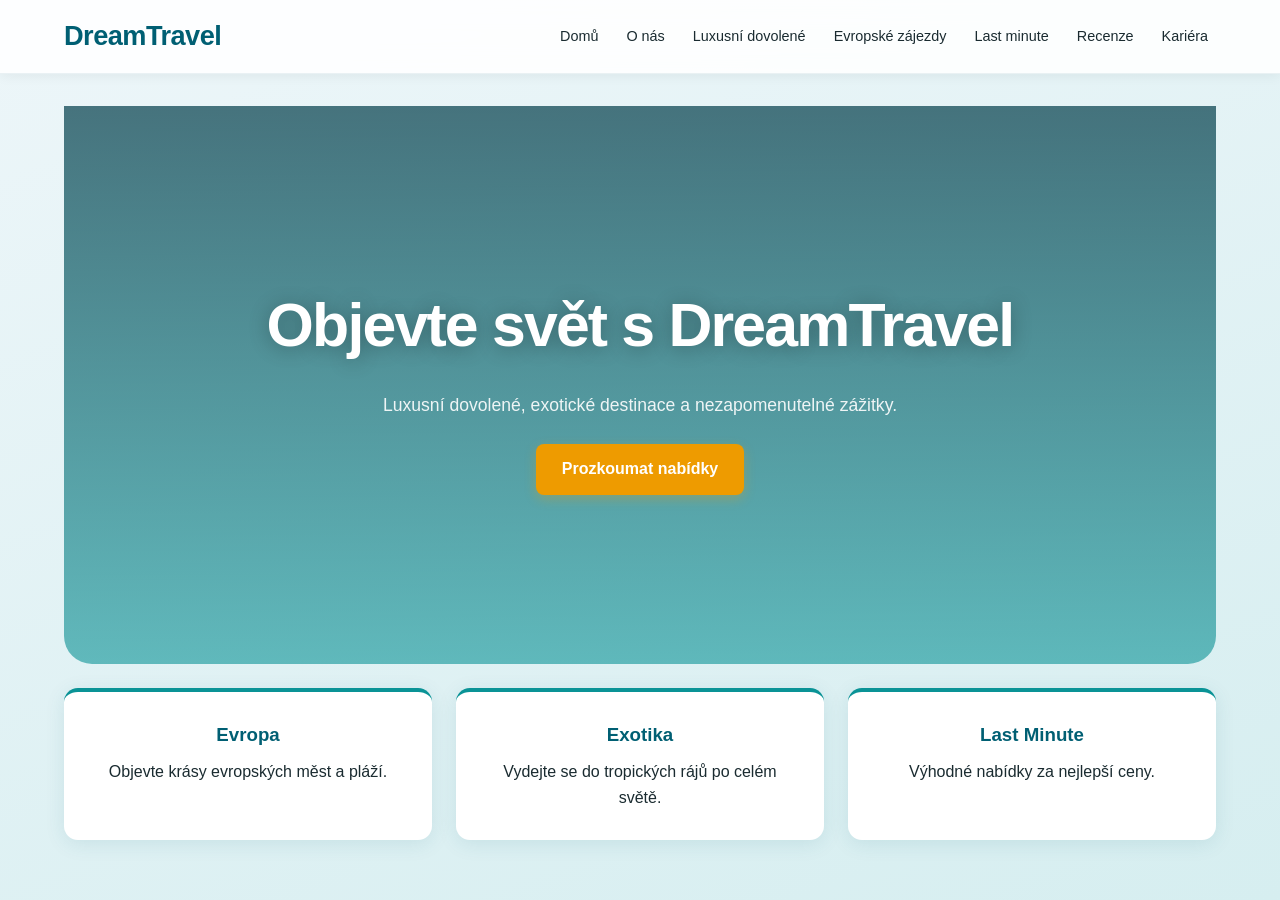
<file: swa_projekt/index.html>
<!DOCTYPE html>
<html lang="cs">
<head>
    <meta charset="UTF-8">
    <meta name="viewport" content="width=device-width, initial-scale=1.0">
    <title>Cestovní kancelář DreamTravel</title>
    <link rel="stylesheet" href="style.css">
</head>
<body>

<header>
    <a href="index.html" class="logo">DreamTravel</a>
    <nav>
        <ul class="nav-links">
            <li><a href="index.html">Domů</a></li>
            <li><a href="o-nas.html">O nás</a></li>
            <li><a href="luxusni-dovolene.html">Luxusní dovolené</a></li>
            <li><a href="evropske-zajezdy.html">Evropské zájezdy</a></li>
            <li><a href="last-minute.html">Last minute</a></li>
            <li><a href="recenze.html">Recenze</a></li>
            <li><a href="kariera.html">Kariéra</a></li>
        </ul>
    </nav>
</header>

<main>
    <section class="hero">
        <div class="hero-content">
            <h1>Objevte svět s DreamTravel</h1>
            <p>Luxusní dovolené, exotické destinace a nezapomenutelné zážitky.</p>
            <a href="luxusni-dovolene.html" class="btn">Prozkoumat nabídky</a>
        </div>
    </section>

    <section class="services-grid">
        <div class="card">
            <h3>Evropa</h3>
            <p>Objevte krásy evropských měst a pláží.</p>
        </div>

        <div class="card">
            <h3>Exotika</h3>
            <p>Vydejte se do tropických rájů po celém světě.</p>
        </div>

        <div class="card">
            <h3>Last Minute</h3>
            <p>Výhodné nabídky za nejlepší ceny.</p>
        </div>
    </section>
</main>


        <script src="data.js"></script>
<script src="script.js"></script>

</body>
</html>
</file>
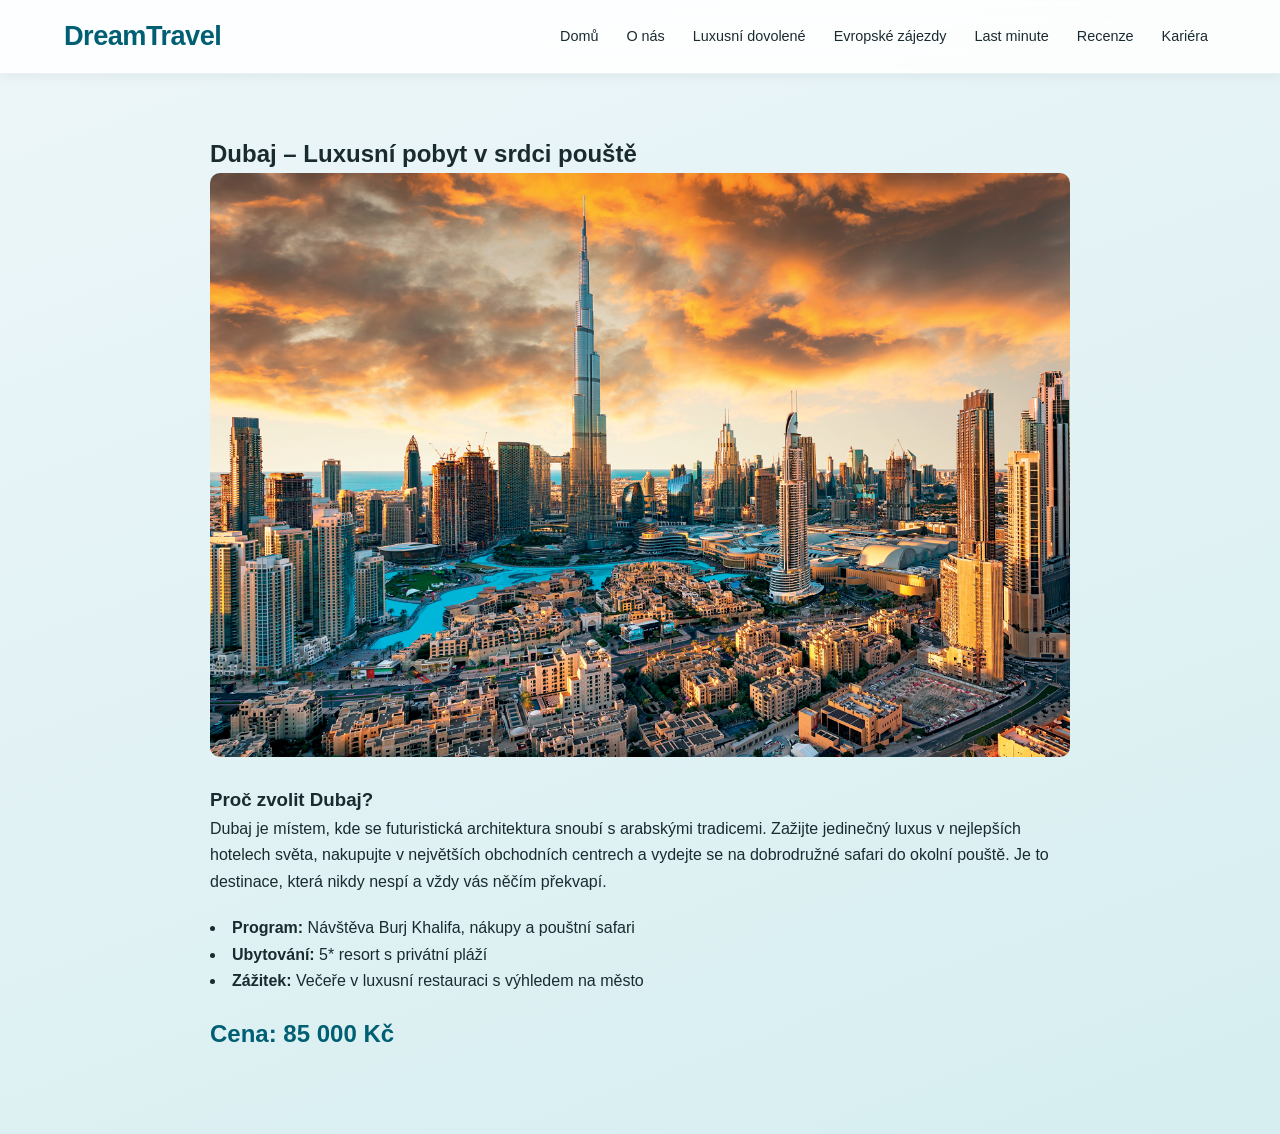
<file: swa_projekt/dubaj.html>
<!DOCTYPE html>
<html lang="cs">
<head>
    <meta charset="UTF-8">
    <meta name="viewport" content="width=device-width, initial-scale=1.0">
    <title>Dubaj - Vysněná dovolená | DreamTravel</title>
    <link rel="stylesheet" href="style.css">
</head>
<body>

    <header>
        <a href="index.html" class="logo">DreamTravel</a>
        <nav>
            <ul class="nav-links">
                <li><a href="index.html">Domů</a></li>
                <li><a href="o-nas.html">O nás</a></li>
                <li><a href="luxusni-dovolene.html">Luxusní dovolené</a></li>
                <li><a href="evropske-zajezdy.html">Evropské zájezdy</a></li>
                <li><a href="last-minute.html">Last minute</a></li>
                <li><a href="recenze.html">Recenze</a></li>
                <li><a href="kariera.html">Kariéra</a></li>
            </ul>
        </nav>
    </header>

    <main style="max-width: 900px; margin: 40px auto; padding: 20px;">
        <article>
<h1>Dubaj – Luxusní pobyt v srdci pouště</h1>
<img src="images/dubaj.jpg" alt="Dubaj" style="width: 100%; border-radius: 10px; margin-bottom: 20px;">

<h3>Proč zvolit Dubaj?</h3>
<p>Dubaj je místem, kde se futuristická architektura snoubí s arabskými tradicemi. Zažijte jedinečný luxus v nejlepších hotelech světa, nakupujte v největších obchodních centrech a vydejte se na dobrodružné safari do okolní pouště. Je to destinace, která nikdy nespí a vždy vás něčím překvapí.</p>

<ul style="margin: 20px 0; list-style-position: inside;">
    <li><strong>Program:</strong> Návštěva Burj Khalifa, nákupy a pouštní safari</li>
    <li><strong>Ubytování:</strong> 5* resort s privátní pláží</li>
    <li><strong>Zážitek:</strong> Večeře v luxusní restauraci s výhledem na město</li>
</ul>

<p style="font-size: 1.5rem; color: #005f73; font-weight: bold; margin: 20px 0;">Cena: 85 000 Kč</p>

        </article>
    </main>



</body>
</html>
</file>
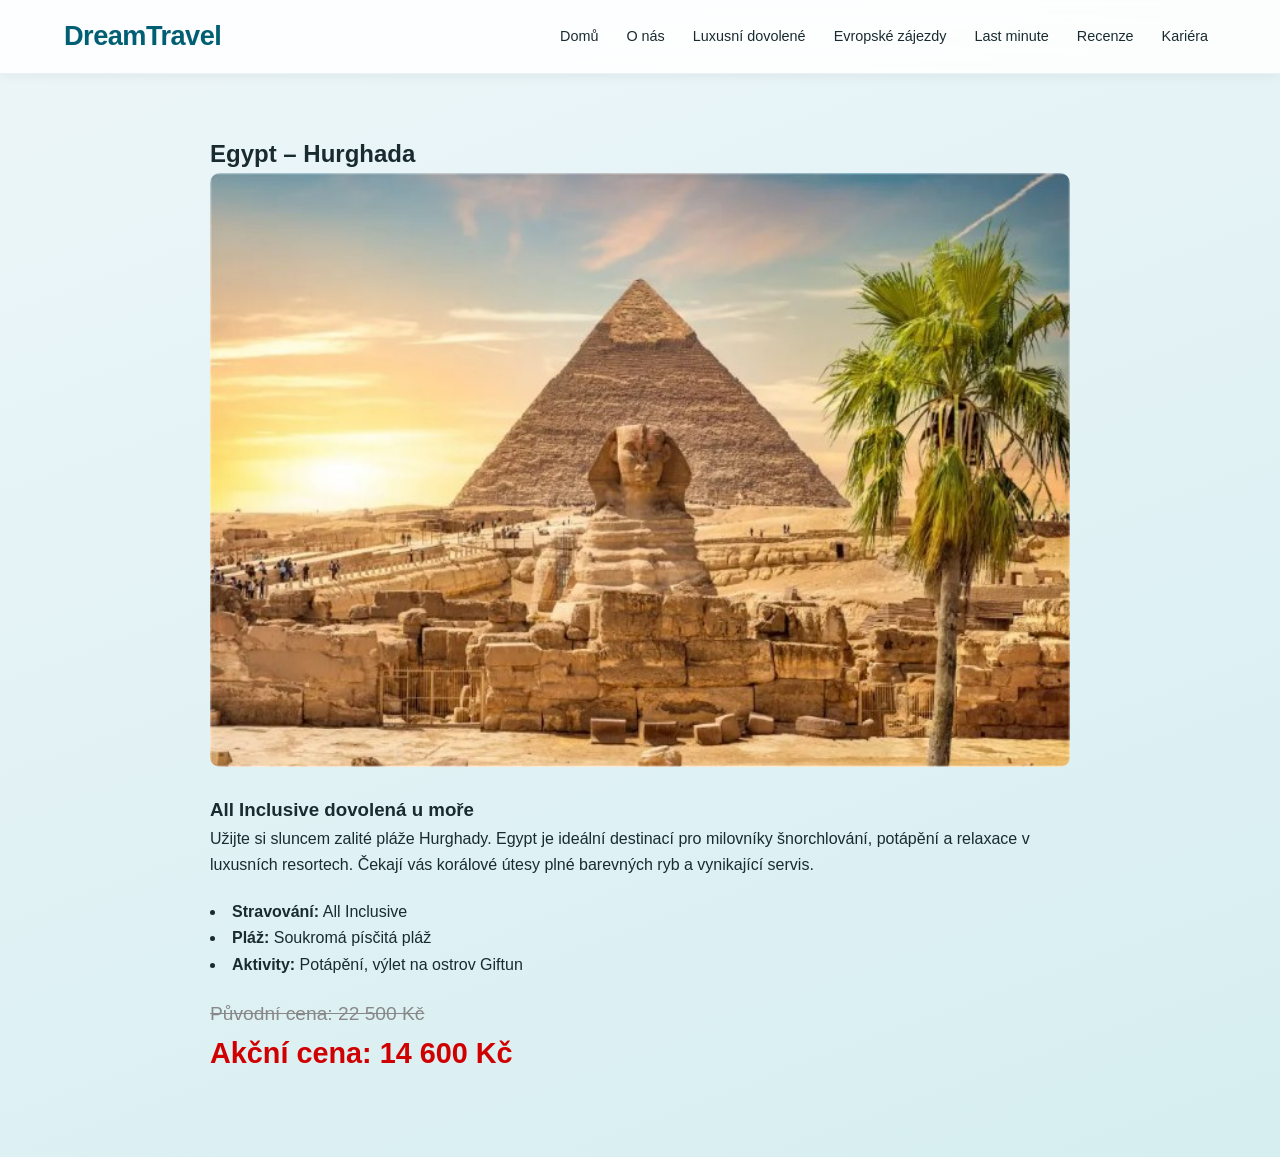
<file: swa_projekt/egypt.html>
<!DOCTYPE html>
<html lang="cs">
<head>
    <meta charset="UTF-8">
    <meta name="viewport" content="width=device-width, initial-scale=1.0">
    <title>Paříž – Romantický víkend | DreamTravel</title>
    <link rel="stylesheet" href="style.css">
</head>
<body>

    <header>
        <a href="index.html" class="logo">DreamTravel</a>
        <nav>
            <ul class="nav-links">
                <li><a href="index.html">Domů</a></li>
                <li><a href="o-nas.html">O nás</a></li>
                <li><a href="luxusni-dovolene.html">Luxusní dovolené</a></li>
                <li><a href="evropske-zajezdy.html">Evropské zájezdy</a></li>
                <li><a href="last-minute.html">Last minute</a></li>
                <li><a href="recenze.html">Recenze</a></li>
                <li><a href="kariera.html">Kariéra</a></li>
            </ul>
        </nav>
    </header>

<main style="max-width: 900px; margin: 40px auto; padding: 20px;">
        <article>
            <h1>Egypt – Hurghada</h1>
            <img src="images/egypt.jpg" alt="Egypt" style="width: 100%; border-radius: 10px; margin-bottom: 20px;">
            
            <h3>All Inclusive dovolená u moře</h3>
            <p>Užijte si sluncem zalité pláže Hurghady. Egypt je ideální destinací pro milovníky šnorchlování, potápění a relaxace v luxusních resortech. Čekají vás korálové útesy plné barevných ryb a vynikající servis.</p>
            
            <ul style="margin: 20px 0; list-style-position: inside;">
                <li><strong>Stravování:</strong> All Inclusive</li>
                <li><strong>Pláž:</strong> Soukromá písčitá pláž</li>
                <li><strong>Aktivity:</strong> Potápění, výlet na ostrov Giftun</li>
            </ul>

            <div style="margin: 20px 0;">
                <span style="text-decoration: line-through; color: #888; font-size: 1.2rem;">Původní cena: 22 500 Kč</span>
                <p style="font-size: 1.8rem; color: #d00000; font-weight: bold;">Akční cena: 14 600 Kč</p>
            </div>
            
        </article>
    </main>



</body>
</html>
</file>
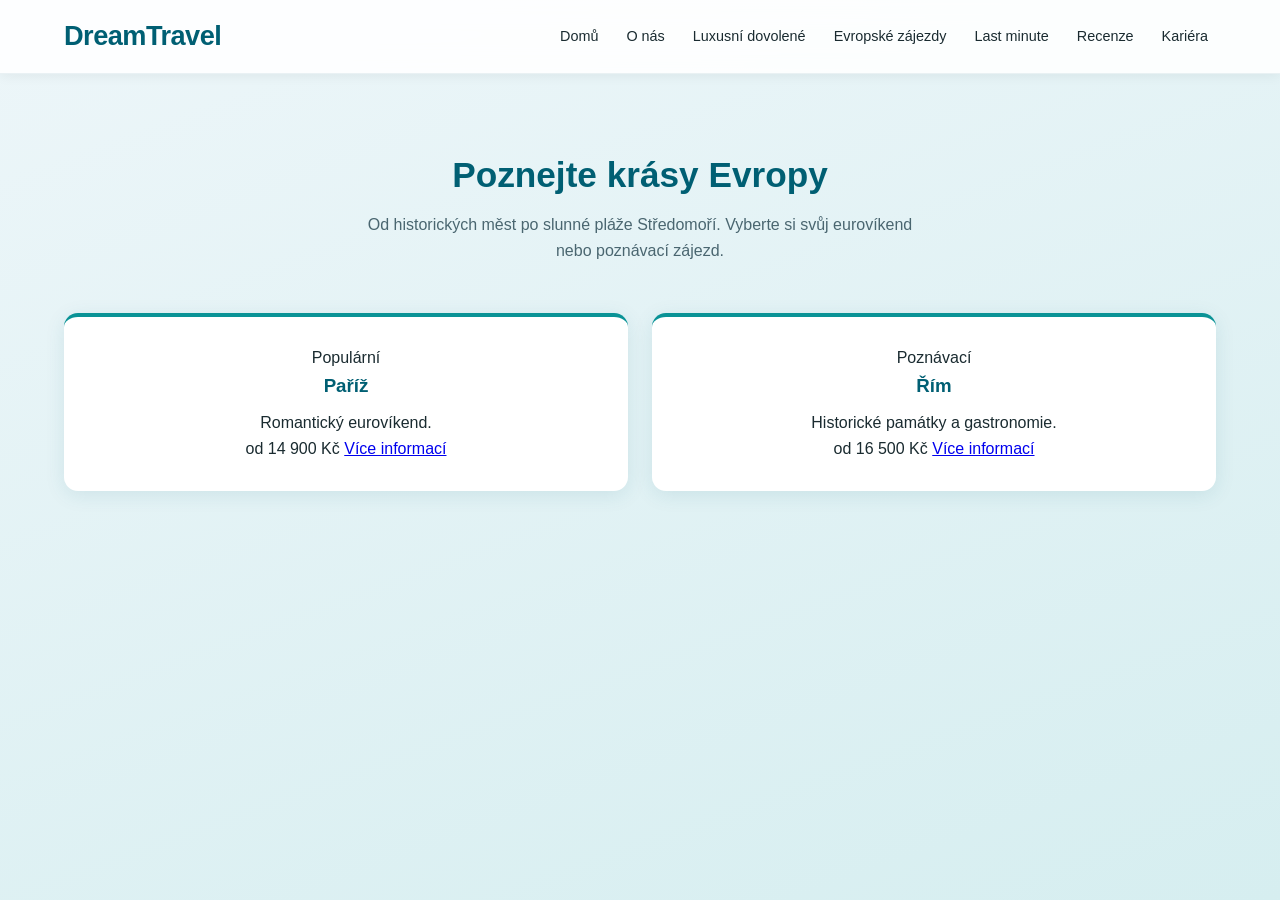
<file: swa_projekt/evropske-zajezdy.html>
<!DOCTYPE html>
<html lang="cs">
<head>
    <meta charset="UTF-8">
    <meta name="viewport" content="width=device-width, initial-scale=1.0">
    <title>Evropské zájezdy - DreamTravel</title>
    <link rel="stylesheet" href="style.css">
</head>
<body>

    <header>
        <a href="index.html" class="logo">DreamTravel</a>
        <nav>
            <ul class="nav-links">
                <li><a href="index.html">Domů</a></li>
                <li><a href="o-nas.html">O nás</a></li>
                <li><a href="luxusni-dovolene.html">Luxusní dovolené</a></li>
                <li><a href="evropske-zajezdy.html">Evropské zájezdy</a></li>
                <li><a href="last-minute.html">Last minute</a></li>
                <li><a href="recenze.html">Recenze</a></li>
                <li><a href="kariera.html">Kariéra</a></li>
            </ul>
        </nav>
    </header>

    <main>
        <div id="stranka-katalog-evropa">
            <section class="luxury-intro">
                <h2>Poznejte krásy Evropy</h2>
                <p>Od historických měst po slunné pláže Středomoří. Vyberte si svůj eurovíkend nebo poznávací zájezd.</p>
            </section>

            <section class="services-grid" id="katalog-evropskych-zajezdu"></section>
        </div>

        <div id="stranka-detail-evropa" style="display: none;">
            <section class="tour-detail" id="obsah-detailu-evropa">
                </section>
        </div>
    </main>


        <script src="data.js"></script>
    <script src="script.js"></script>

</body>
</html>
</file>
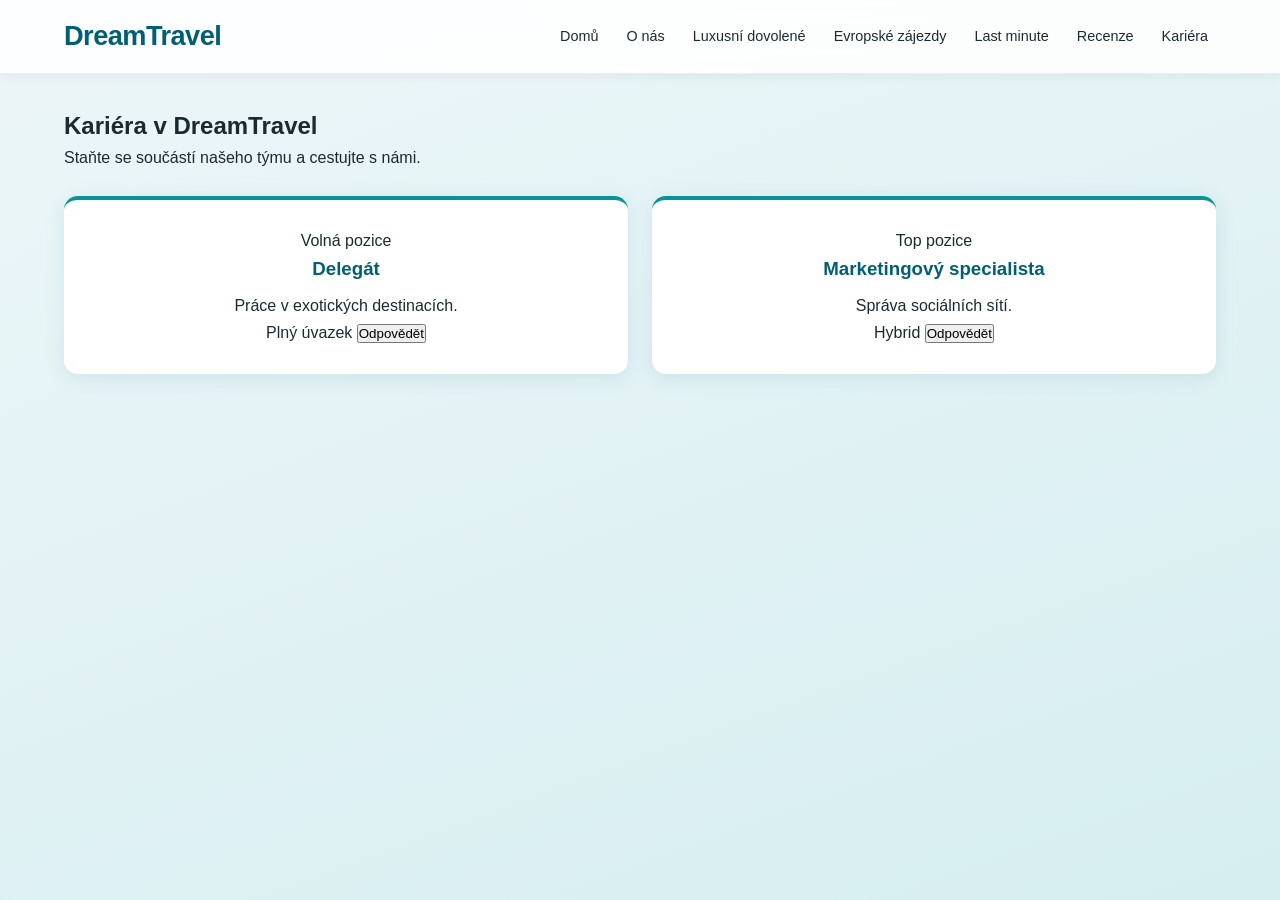
<file: swa_projekt/kariera.html>
<!DOCTYPE html>
<html lang="cs">
<head>
    <meta charset="UTF-8">
    <meta name="viewport" content="width=device-width, initial-scale=1.0">
    <title>Kariéra | DreamTravel</title>
    <link rel="stylesheet" href="style.css">
</head>
<body>

<header>
    <a href="index.html" class="logo">DreamTravel</a>

    <nav>
        <ul class="nav-links">
            <li><a href="index.html">Domů</a></li>
            <li><a href="o-nas.html">O nás</a></li>
            <li><a href="luxusni-dovolene.html">Luxusní dovolené</a></li>
            <li><a href="evropske-zajezdy.html">Evropské zájezdy</a></li>
            <li><a href="last-minute.html">Last minute</a></li>
            <li><a href="recenze.html">Recenze</a></li>
            <li><a href="kariera.html">Kariéra</a></li>
        </ul>
    </nav>
</header>

<main>

    <section class="page-intro">
        <h2>Kariéra v DreamTravel</h2>
        <p>Staňte se součástí našeho týmu a cestujte s námi.</p>
    </section>

    <section id="kariera-container" class="services-grid"></section>

</main>


        <script src="data.js"></script>
<script src="script.js"></script>


</body>
</html>
</file>
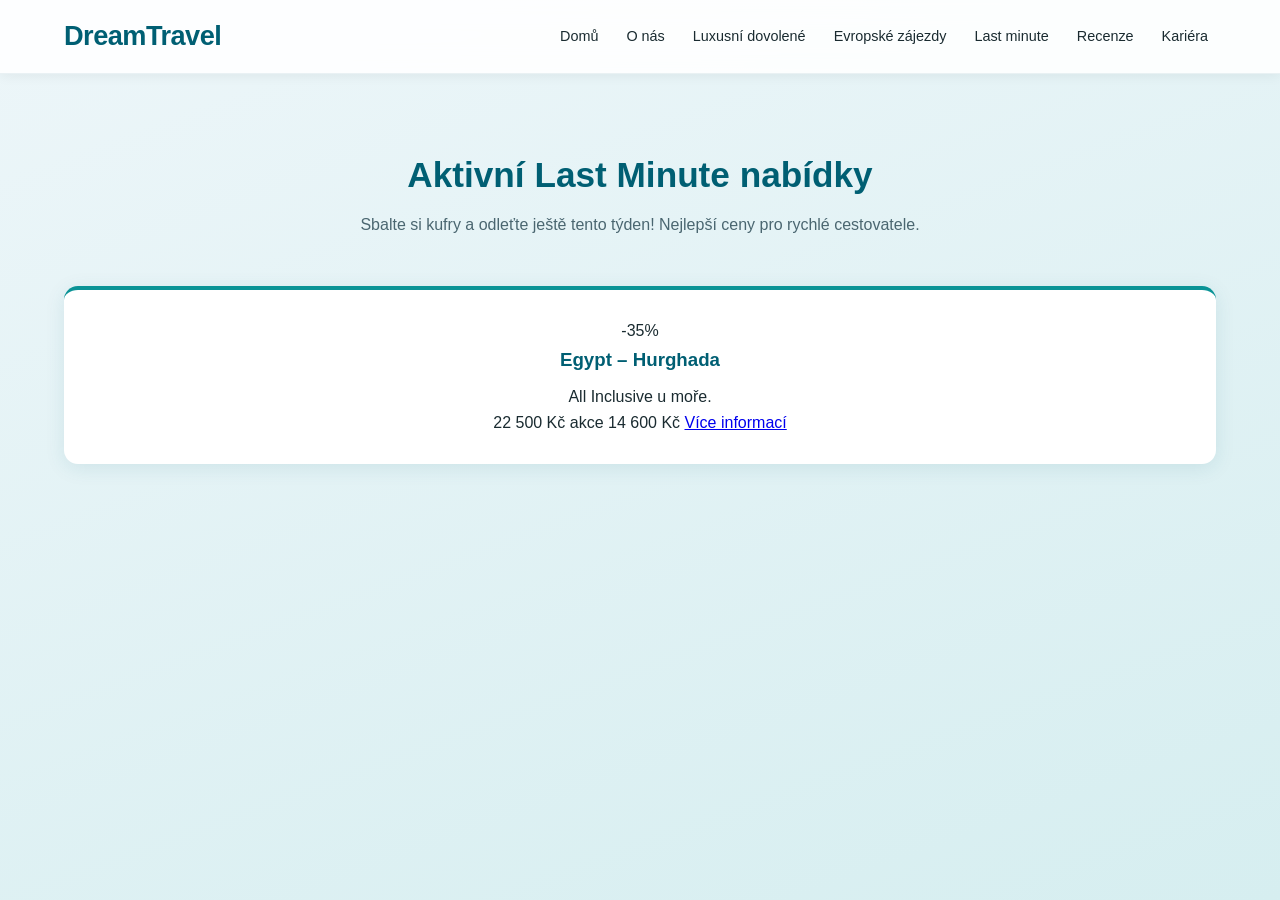
<file: swa_projekt/last-minute.html>
<!DOCTYPE html>
<html lang="cs">
<head>
    <meta charset="UTF-8">
    <meta name="viewport" content="width=device-width, initial-scale=1.0">
    <title>Last Minute - DreamTravel</title>
    <link rel="stylesheet" href="style.css">
</head>
<body>

    <header>
        <a href="index.html" class="logo">DreamTravel</a>
        <nav>
            <ul class="nav-links">
                <li><a href="index.html">Domů</a></li>
                <li><a href="o-nas.html">O nás</a></li>
                <li><a href="luxusni-dovolene.html">Luxusní dovolené</a></li>
                <li><a href="evropske-zajezdy.html">Evropské zájezdy</a></li>
                <li><a href="last-minute.html">Last minute</a></li>
                <li><a href="recenze.html">Recenze</a></li>
                <li><a href="kariera.html">Kariéra</a></li>
            </ul>
        </nav>
    </header>

    <main>
        <div id="stranka-katalog-lastminute">
            <section class="luxury-intro">
                <h2>Aktivní Last Minute nabídky</h2>
                <p>Sbalte si kufry a odleťte ještě tento týden! Nejlepší ceny pro rychlé cestovatele.</p>
            </section>

            <section class="services-grid" id="katalog-lastminute-zajezdu"></section>
        </div>

        <div id="stranka-detail-lastminute" style="display: none;">
            <section class="tour-detail" id="obsah-detailu-lastminute">
                </section>
        </div>
    </main>


        <script src="data.js"></script>
    <script src="script.js"></script>

</body>
</html>
</file>
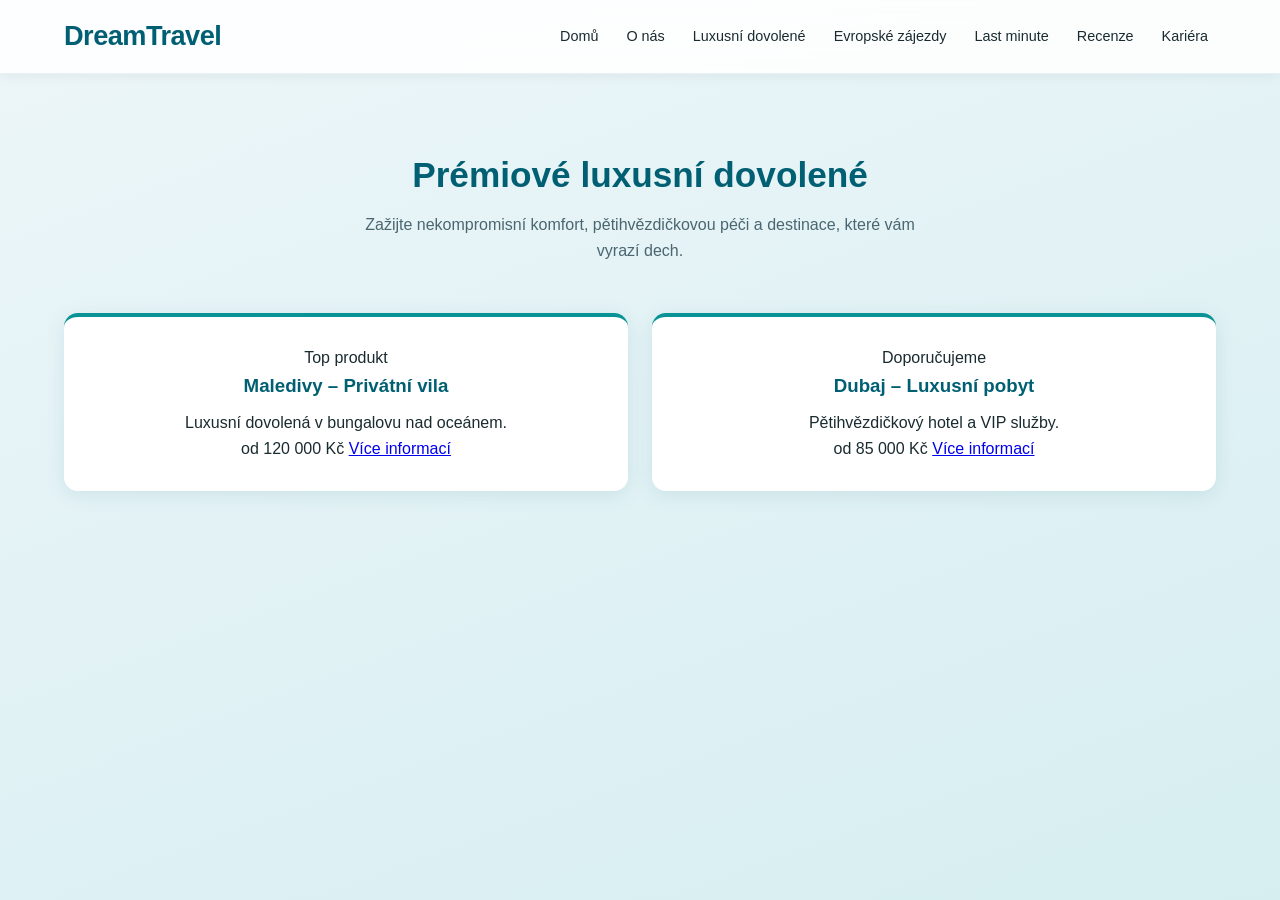
<file: swa_projekt/luxusni-dovolene.html>
<!DOCTYPE html>
<html lang="cs">
<head>
    <meta charset="UTF-8">
    <meta name="viewport" content="width=device-width, initial-scale=1.0">
    <title>Luxusní dovolené - DreamTravel</title>
    <link rel="stylesheet" href="style.css">
</head>
<body>

    <header>
        <a href="index.html" class="logo">DreamTravel</a>
        <nav>
            <ul class="nav-links">
                <li><a href="index.html">Domů</a></li>
                <li><a href="o-nas.html">O nás</a></li>
                <li><a href="luxusni-dovolene.html">Luxusní dovolené</a></li>
                <li><a href="evropske-zajezdy.html">Evropské zájezdy</a></li>
                <li><a href="last-minute.html">Last minute</a></li>
                <li><a href="recenze.html">Recenze</a></li>
                <li><a href="kariera.html">Kariéra</a></li>
            </ul>
        </nav>
    </header>

    <main>
        <div id="stranka-katalog">
            <section class="luxury-intro">
                <h2>Prémiové luxusní dovolené</h2>
                <p>Zažijte nekompromisní komfort, pětihvězdičkovou péči a destinace, které vám vyrazí dech.</p>
            </section>


            <section class="services-grid" id="katalog-zajezdu"></section>
        </div>

        <div id="stranka-detail" style="display: none;">
            <section class="tour-detail" id="obsah-detailu">
                </section>
        </div>
    </main>


        <script src="data.js"></script>
    <script src="script.js"></script>

</body>
</html>
</file>
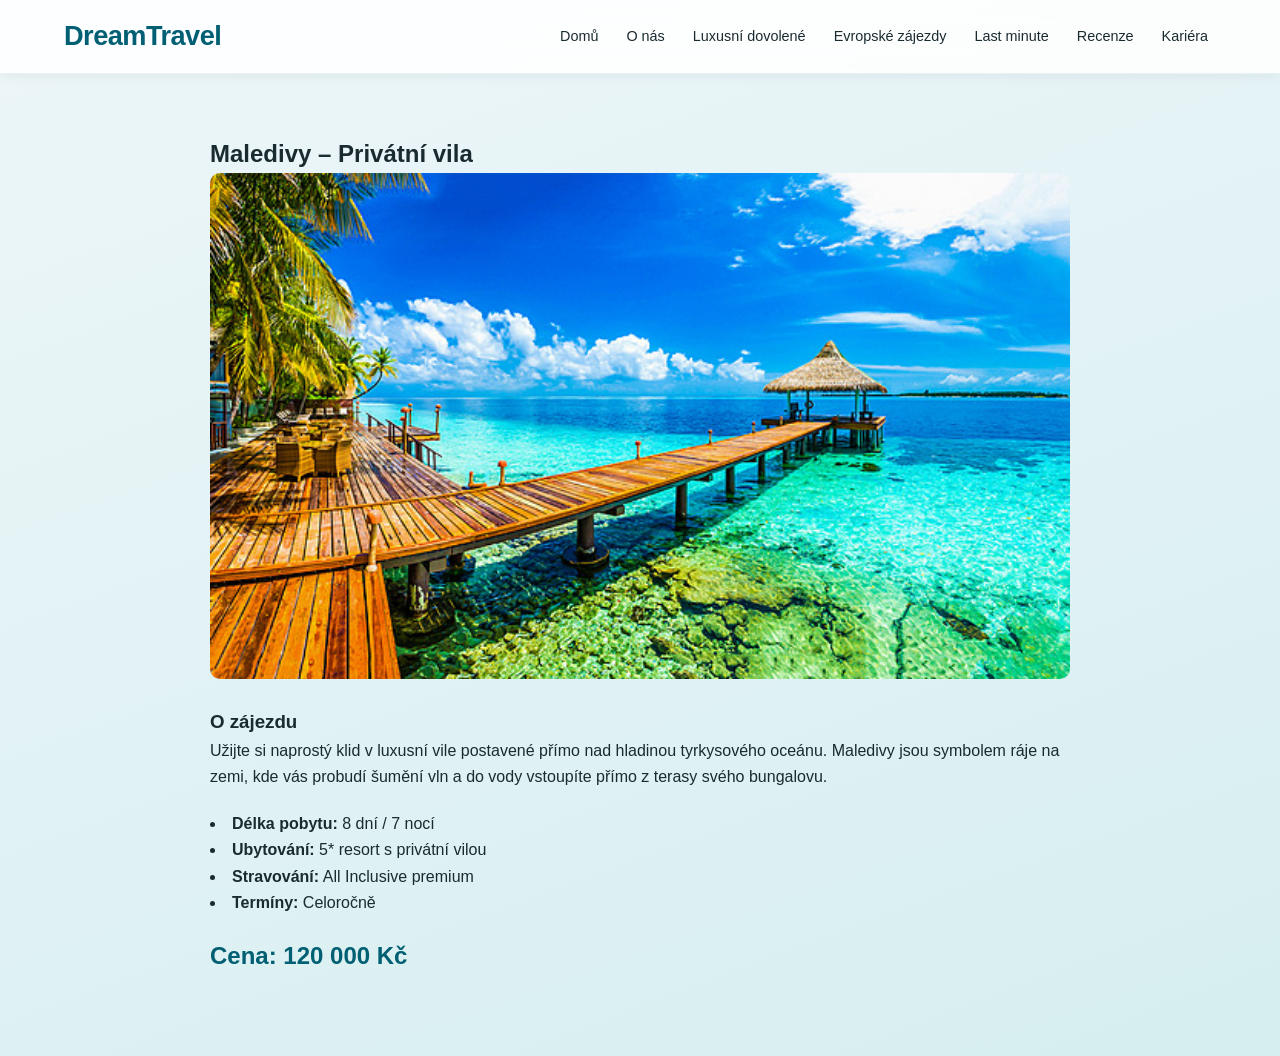
<file: swa_projekt/maledivy.html>
<!DOCTYPE html>
<html lang="cs">
<head>
    <meta charset="UTF-8">
    <meta name="viewport" content="width=device-width, initial-scale=1.0">
    <title>Maledivy – Luxusní dovolená | DreamTravel</title>
    <link rel="stylesheet" href="style.css">
</head>
<body>

    <header>
        <a href="index.html" class="logo">DreamTravel</a>
        <nav>
            <ul class="nav-links">
                <li><a href="index.html">Domů</a></li>
                <li><a href="o-nas.html">O nás</a></li>
                <li><a href="luxusni-dovolene.html">Luxusní dovolené</a></li>
                <li><a href="evropske-zajezdy.html">Evropské zájezdy</a></li>
                <li><a href="last-minute.html">Last minute</a></li>
                <li><a href="recenze.html">Recenze</a></li>
                <li><a href="kariera.html">Kariéra</a></li>
            </ul>
        </nav>
    </header>

    <main style="max-width: 900px; margin: 40px auto; padding: 20px;">
        <article>
            <h1>Maledivy – Privátní vila</h1>
            <img src="images/maledivy.jpg" alt="Maledivy" style="width: 100%; border-radius: 10px; margin-bottom: 20px;">
            
            <section class="tour-info">
                <h3>O zájezdu</h3>
                <p>Užijte si naprostý klid v luxusní vile postavené přímo nad hladinou tyrkysového oceánu. Maledivy jsou symbolem ráje na zemi, kde vás probudí šumění vln a do vody vstoupíte přímo z terasy svého bungalovu.</p>
                
                <ul style="margin: 20px 0; list-style-position: inside;">
                    <li><strong>Délka pobytu:</strong> 8 dní / 7 nocí</li>
                    <li><strong>Ubytování:</strong> 5* resort s privátní vilou</li>
                    <li><strong>Stravování:</strong> All Inclusive premium</li>
                    <li><strong>Termíny:</strong> Celoročně</li>
                </ul>

                <p style="font-size: 1.5rem; color: #005f73; font-weight: bold; margin: 20px 0;">Cena: 120 000 Kč</p>
                

            </section>
        </article>
    </main>



</body>
</html>
</file>
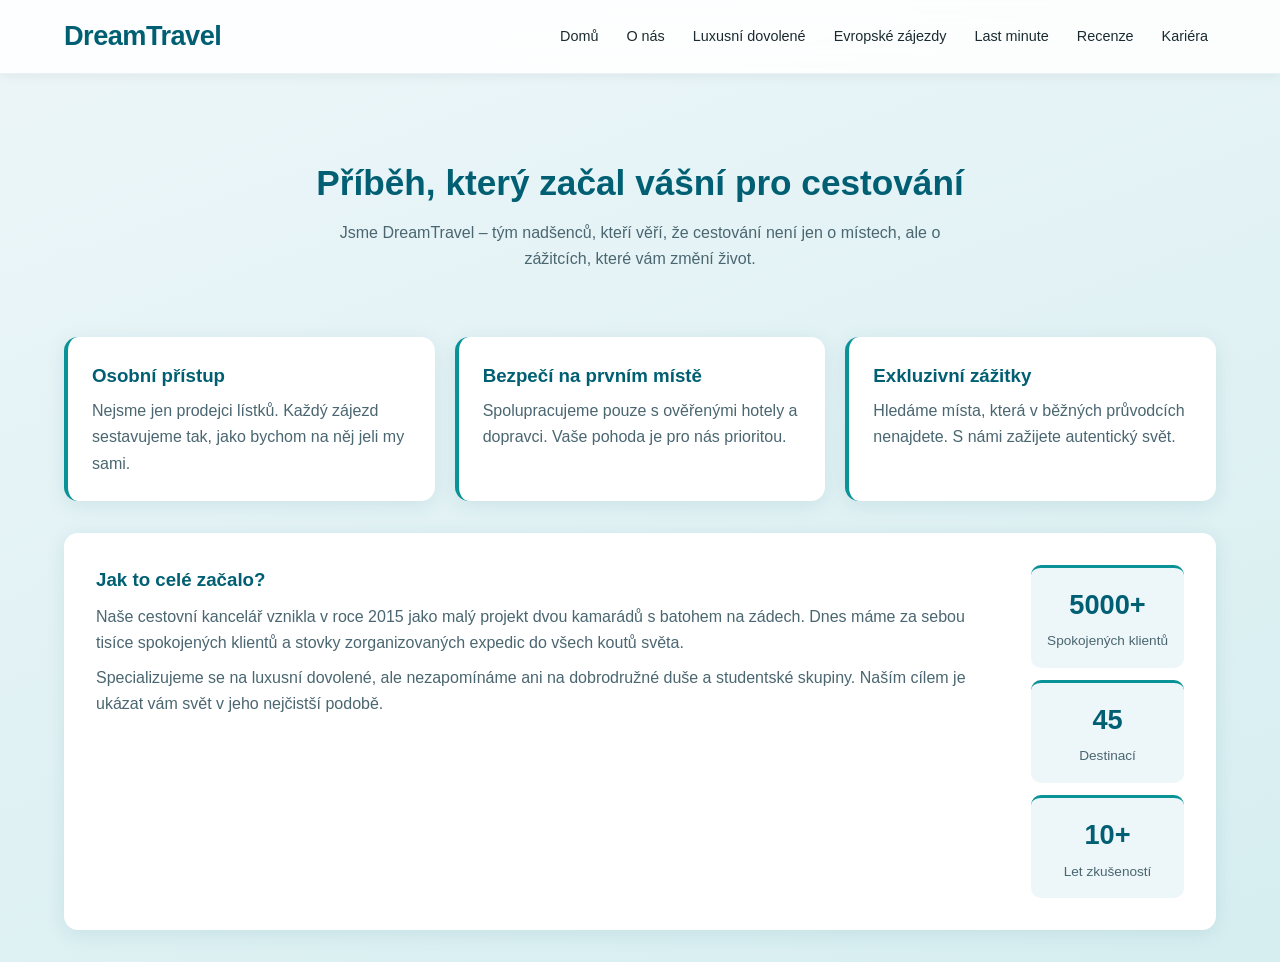
<file: swa_projekt/o-nas.html>
<!DOCTYPE html>
<html lang="cs">
<head>
    <meta charset="UTF-8">
    <meta name="viewport" content="width=device-width, initial-scale=1.0">
    <title>O nás - DreamTravel</title>
    <link rel="stylesheet" href="style.css">
</head>
<body>

    <header>
        <a href="index.html" class="logo">DreamTravel</a>
        <nav>
            <ul class="nav-links">
                <li><a href="index.html">Domů</a></li>
                <li><a href="o-nas.html">O nás</a></li>
                <li><a href="luxusni-dovolene.html">Luxusní dovolené</a></li>
                <li><a href="evropske-zajezdy.html">Evropské zájezdy</a></li>
                <li><a href="last-minute.html">Last minute</a></li>
                <li><a href="recenze.html">Recenze</a></li>
                <li><a href="kariera.html">Kariéra</a></li>
            </ul>
        </nav>
    </header>

    <main class="about-page">
        
        <section class="about-hero">
            <h2>Příběh, který začal vášní pro cestování</h2>
            <p>Jsme DreamTravel – tým nadšenců, kteří věří, že cestování není jen o místech, ale o zážitcích, které vám změní život.</p>
        </section>

        <section class="values-grid">
            <div class="value-item">
                <h3>Osobní přístup</h3>
                <p>Nejsme jen prodejci lístků. Každý zájezd sestavujeme tak, jako bychom na něj jeli my sami.</p>
            </div>
            <div class="value-item">
                <h3>Bezpečí na prvním místě</h3>
                <p>Spolupracujeme pouze s ověřenými hotely a dopravci. Vaše pohoda je pro nás prioritou.</p>
            </div>
            <div class="value-item">
                <h3>Exkluzivní zážitky</h3>
                <p>Hledáme místa, která v běžných průvodcích nenajdete. S námi zažijete autentický svět.</p>
            </div>
        </section>

        <section class="about-text">
            <div class="text-content">
                <h3>Jak to celé začalo?</h3>
                <p>Naše cestovní kancelář vznikla v roce 2015 jako malý projekt dvou kamarádů s batohem na zádech. Dnes máme za sebou tisíce spokojených klientů a stovky zorganizovaných expedic do všech koutů světa.</p>
                <p>Specializujeme se na luxusní dovolené, ale nezapomínáme ani na dobrodružné duše a studentské skupiny. Naším cílem je ukázat vám svět v jeho nejčistší podobě.</p>
            </div>
            <div class="stats">
                <div class="stat-box">
                    <strong>5000+</strong>
                    <span>Spokojených klientů</span>
                </div>
                <div class="stat-box">
                    <strong>45</strong>
                    <span>Destinací</span>
                </div>
                <div class="stat-box">
                    <strong>10+</strong>
                    <span>Let zkušeností</span>
                </div>
            </div>
        </section>
    </main>


        <script src="data.js"></script>
    <script src="script.js"></script>

</body>
</html>
</file>
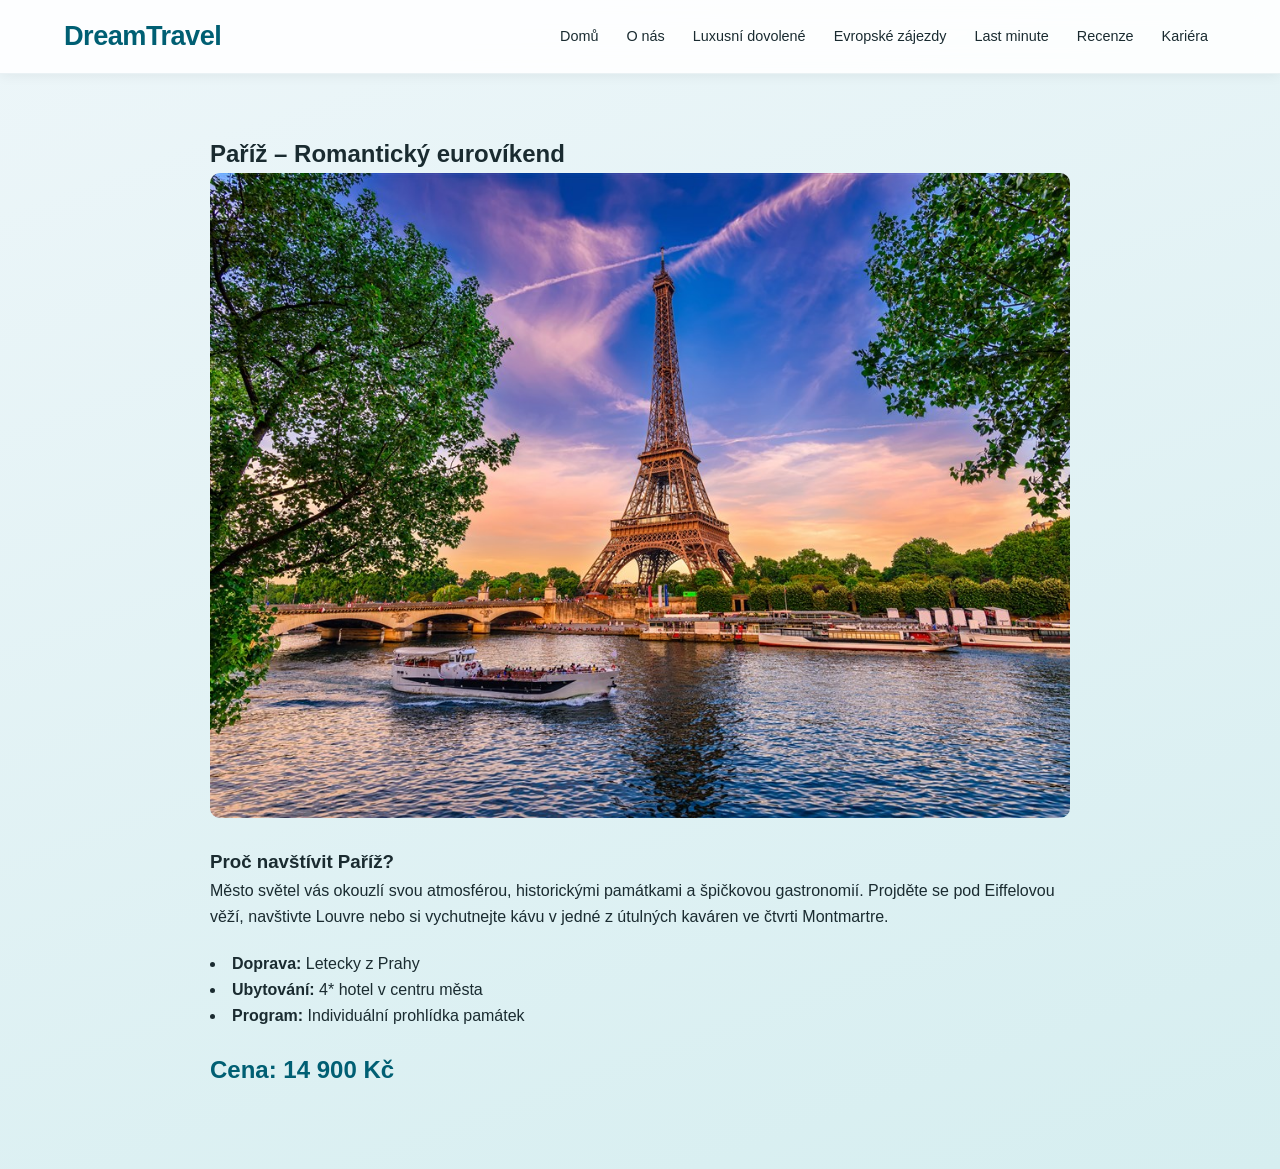
<file: swa_projekt/pariz.html>
<!DOCTYPE html>
<html lang="cs">
<head>
    <meta charset="UTF-8">
    <meta name="viewport" content="width=device-width, initial-scale=1.0">
    <title>Paříž – Romantický víkend | DreamTravel</title>
    <link rel="stylesheet" href="style.css">
</head>
<body>

    <header>
        <a href="index.html" class="logo">DreamTravel</a>
        <nav>
            <ul class="nav-links">
                <li><a href="index.html">Domů</a></li>
                <li><a href="o-nas.html">O nás</a></li>
                <li><a href="luxusni-dovolene.html">Luxusní dovolené</a></li>
                <li><a href="evropske-zajezdy.html">Evropské zájezdy</a></li>
                <li><a href="last-minute.html">Last minute</a></li>
                <li><a href="recenze.html">Recenze</a></li>
                <li><a href="kariera.html">Kariéra</a></li>
            </ul>
        </nav>
    </header>

    <main style="max-width: 900px; margin: 40px auto; padding: 20px;">
        <article>
            <h1>Paříž – Romantický eurovíkend</h1>
            <img src="images/pariz.jpeg" alt="Paříž" style="width: 100%; border-radius: 10px; margin-bottom: 20px;">
            
            <h3>Proč navštívit Paříž?</h3>
            <p>Město světel vás okouzlí svou atmosférou, historickými památkami a špičkovou gastronomií. Projděte se pod Eiffelovou věží, navštivte Louvre nebo si vychutnejte kávu v jedné z útulných kaváren ve čtvrti Montmartre.</p>
            
            <ul style="margin: 20px 0; list-style-position: inside;">
                <li><strong>Doprava:</strong> Letecky z Prahy</li>
                <li><strong>Ubytování:</strong> 4* hotel v centru města</li>
                <li><strong>Program:</strong> Individuální prohlídka památek</li>
            </ul>

            <p style="font-size: 1.5rem; color: #005f73; font-weight: bold; margin: 20px 0;">Cena: 14 900 Kč</p>
            

        </article>
    </main>



</body>
</html>
</file>
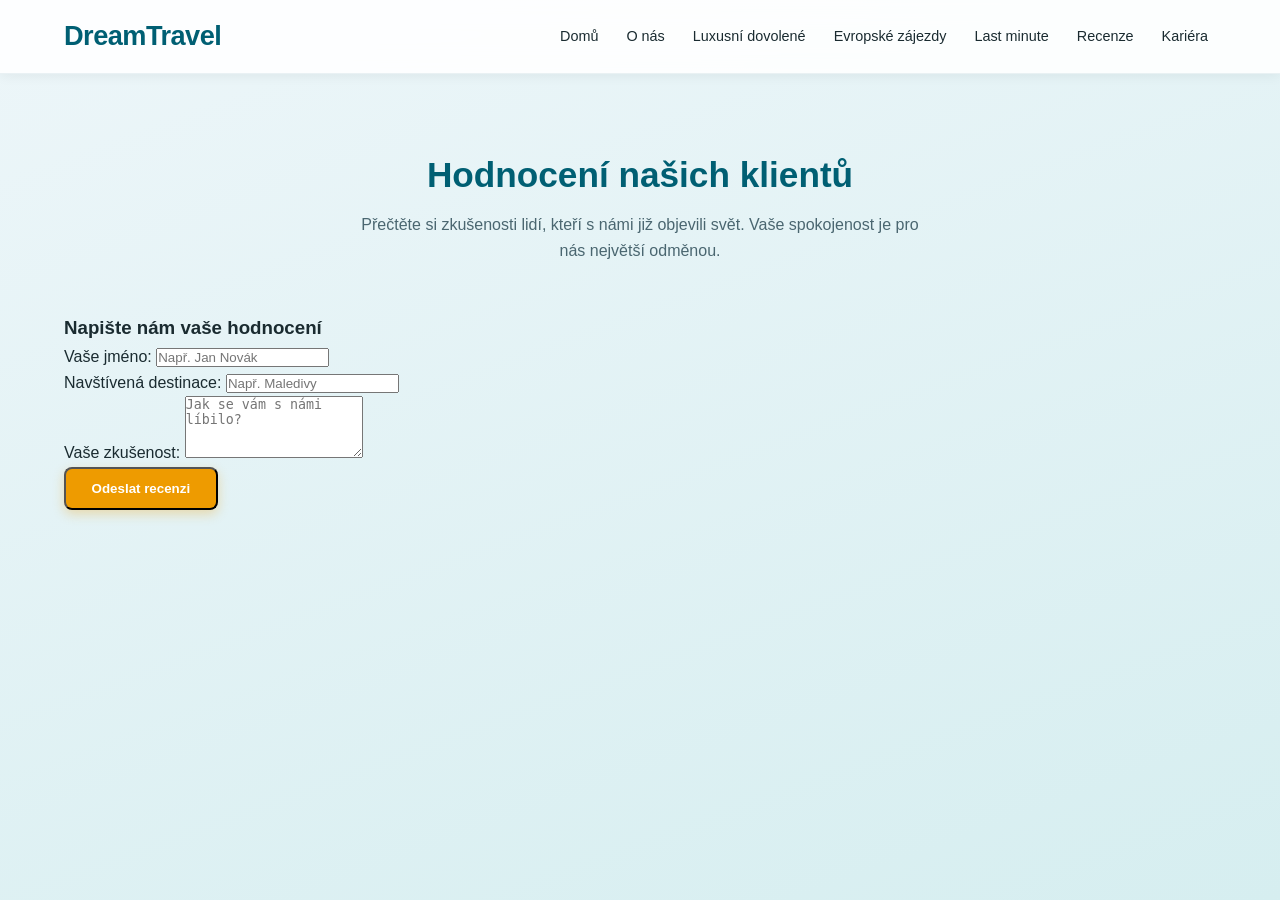
<file: swa_projekt/recenze.html>
<!DOCTYPE html>
<html lang="cs">
<head>
    <meta charset="UTF-8">
    <meta name="viewport" content="width=device-width, initial-scale=1.0">
    <title>Recenze - DreamTravel</title>
    <link rel="stylesheet" href="style.css">
</head>
<body>

    <header>
        <a href="index.html" class="logo">DreamTravel</a>
        <nav>
            <ul class="nav-links">
                <li><a href="index.html">Domů</a></li>
                <li><a href="o-nas.html">O nás</a></li>
                <li><a href="luxusni-dovolene.html">Luxusní dovolené</a></li>
                <li><a href="evropske-zajezdy.html">Evropské zájezdy</a></li>
                <li><a href="last-minute.html">Last minute</a></li>
                <li><a href="recenze.html">Recenze</a></li>
                <li><a href="kariera.html">Kariéra</a></li>
            </ul>
        </nav>
    </header>

    <main>
        <section class="luxury-intro">
            <h2>Hodnocení našich klientů</h2>
            <p>Přečtěte si zkušenosti lidí, kteří s námi již objevili svět. Vaše spokojenost je pro nás největší odměnou.</p>
        </section>

        <section class="services-grid" id="seznam-recenzi"></section>

        <section class="form-section">
            <h3>Napište nám vaše hodnocení</h3>
            <form id="formular-recenze">
                <div class="form-group">
                    <label for="jmeno">Vaše jméno:</label>
                    <input type="text" id="jmeno" required placeholder="Např. Jan Novák">
                </div>
                
                <div class="form-group">
                    <label for="destinace">Navštívená destinace:</label>
                    <input type="text" id="destinace" required placeholder="Např. Maledivy">
                </div>

                <div class="form-group">
                    <label for="text-recenze">Vaše zkušenost:</label>
                    <textarea id="text-recenze" rows="4" required placeholder="Jak se vám s námi líbilo?"></textarea>
                </div>

                <button type="submit" class="btn">Odeslat recenzi</button>
            </form>
        </section>
    </main>



    <script src="script.js"></script>
        <script src="data.js"></script>
</body>
</html>
</file>
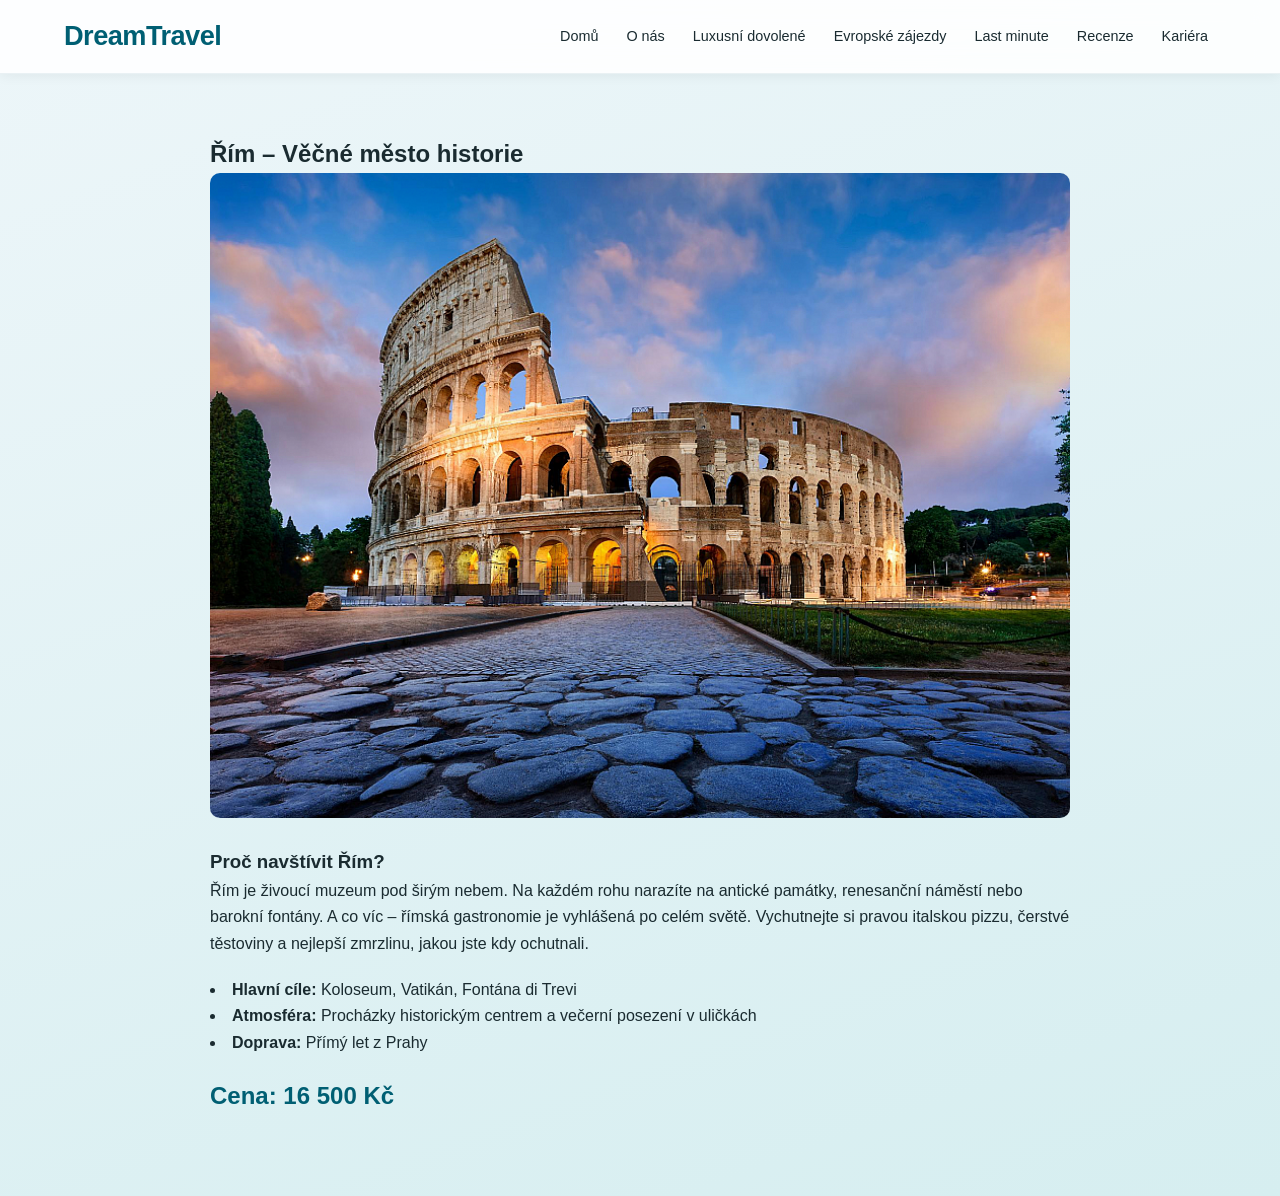
<file: swa_projekt/rim.html>
<!DOCTYPE html>
<html lang="cs">
<head>
    <meta charset="UTF-8">
    <meta name="viewport" content="width=device-width, initial-scale=1.0">
    <title>Dubaj - Vysněná dovolená | DreamTravel</title>
    <link rel="stylesheet" href="style.css">
</head>
<body>

    <header>
        <a href="index.html" class="logo">DreamTravel</a>
        <nav>
            <ul class="nav-links">
                <li><a href="index.html">Domů</a></li>
                <li><a href="o-nas.html">O nás</a></li>
                <li><a href="luxusni-dovolene.html">Luxusní dovolené</a></li>
                <li><a href="evropske-zajezdy.html">Evropské zájezdy</a></li>
                <li><a href="last-minute.html">Last minute</a></li>
                <li><a href="recenze.html">Recenze</a></li>
                <li><a href="kariera.html">Kariéra</a></li>
            </ul>
        </nav>
    </header>

    <main style="max-width: 900px; margin: 40px auto; padding: 20px;">
        <article>
<h1>Řím – Věčné město historie</h1>
<img src="images/rim.jpg" alt="Řím" style="width: 100%; border-radius: 10px; margin-bottom: 20px;">

<h3>Proč navštívit Řím?</h3>
<p>Řím je živoucí muzeum pod širým nebem. Na každém rohu narazíte na antické památky, renesanční náměstí nebo barokní fontány. A co víc – římská gastronomie je vyhlášená po celém světě. Vychutnejte si pravou italskou pizzu, čerstvé těstoviny a nejlepší zmrzlinu, jakou jste kdy ochutnali.</p>

<ul style="margin: 20px 0; list-style-position: inside;">
    <li><strong>Hlavní cíle:</strong> Koloseum, Vatikán, Fontána di Trevi</li>
    <li><strong>Atmosféra:</strong> Procházky historickým centrem a večerní posezení v uličkách</li>
    <li><strong>Doprava:</strong> Přímý let z Prahy</li>
</ul>

<p style="font-size: 1.5rem; color: #005f73; font-weight: bold; margin: 20px 0;">Cena: 16 500 Kč</p>
        </article>
    </main>



</body>
</html>
</file>
<file: swa_projekt/style.css>
*, *::before, *::after {
    margin: 0;
    padding: 0;
    box-sizing: border-box;
}

:root {
    --bg: #edf6f9;
    --text: #1a2b30;
    --primary: #005f73;
    --accent: #0a9396;
    --light: #94d2bd;
    --btn: #ee9b00;
    --white: #fff;
    --shadow: 0 4px 20px rgba(0,95,115,.1);
    --radius: 14px;
}

body {
    background: linear-gradient(160deg, var(--bg) 0%, #d6eef0 100%);
    color: var(--text);
    line-height: 1.65;
    font-family: 'Segoe UI', sans-serif;
    min-height: 100vh;
}
header {
    position: sticky; top: 0; z-index: 100;
    display: flex; justify-content: space-between; align-items: center;
    padding: 14px 5%;
    background: rgba(255,255,255,.88);
    backdrop-filter: blur(12px);
    border-bottom: 1px solid rgba(0,95,115,.08);
    box-shadow: 0 2px 12px rgba(0,0,0,.06);
}

.logo { color: var(--primary); font-size: 1.7rem; font-weight: 800; text-decoration: none; letter-spacing: -.02em; }

.nav-links { display: flex; flex-wrap: wrap; gap: .25rem .75rem; list-style: none; }

.nav-links a {
    color: var(--text); text-decoration: none; font-size: .9rem;
    padding: 4px 8px; border-radius: 6px;
    transition: color .2s, background .2s;
}
.nav-links a:hover { color: var(--primary); background: rgba(0,95,115,.08); }

main { max-width: 1200px; margin: 0 auto; padding: 2rem 1.5rem; }

.hero {
    min-height: 62vh; display: grid; place-items: center;
    text-align: center; color: var(--white); padding: 2rem;
    border-radius: 0 0 28px 28px;
    background: linear-gradient(rgba(0,60,73,.7), rgba(10,147,150,.6)),
        url('https://images.unsplash.com/photo-1436491865332-7a61a109cc05') center/cover;
}
.hero h1 { font-size: clamp(2rem, 5vw, 3.8rem); font-weight: 800; letter-spacing: -.03em; text-shadow: 0 2px 20px rgba(0,0,0,.3); }
.hero p { margin: 1rem 0 1.5rem; font-size: 1.1rem; opacity: .9; }

.luxury-intro { text-align: center; padding: 2.5rem 1rem 1.5rem; }
.luxury-intro h2 { font-size: clamp(1.5rem, 3vw, 2.2rem); color: var(--primary); font-weight: 700; margin-bottom: .5rem; }
.luxury-intro p { color: #4a6670; max-width: 560px; margin: 0 auto; }

.btn {
    display: inline-block; padding: .75rem 1.6rem;
    background: var(--btn); color: var(--white); border-radius: 8px;
    text-decoration: none; font-weight: 600;
    transition: transform .2s, box-shadow .2s, background .2s;
    box-shadow: 0 4px 12px rgba(238,155,0,.3);
}
.btn:hover { transform: translateY(-3px); background: #d48b00; box-shadow: 0 8px 20px rgba(238,155,0,.35); }

.card {
    background: var(--white); border-top: 4px solid var(--accent);
    padding: 1.75rem; border-radius: var(--radius); box-shadow: var(--shadow);
    text-align: center; transition: transform .25s, box-shadow .25s;
}
.card:hover { transform: translateY(-6px); box-shadow: 0 12px 30px rgba(0,95,115,.15); }
.card h3 { color: var(--primary); margin-bottom: .5rem; }

.grid, .services-grid {
    display: grid; grid-template-columns: repeat(auto-fit, minmax(260px, 1fr));
    gap: 1.5rem; margin-top: 1.5rem;
}

.about-hero { text-align: center; padding: 3rem 1rem 2rem; max-width: 680px; margin: 0 auto; }
.about-hero h2 { color: var(--primary); font-size: clamp(1.6rem, 3vw, 2.2rem); margin-bottom: .5rem; }
.about-hero p { color: #4a6670; }

.values-grid { display: grid; grid-template-columns: repeat(auto-fit, minmax(240px, 1fr)); gap: 1.25rem; margin: 2rem 0; }
.value-item { background: var(--white); border-left: 4px solid var(--accent); padding: 1.5rem; border-radius: var(--radius); box-shadow: var(--shadow); }
.value-item h3 { color: var(--primary); margin-bottom: .4rem; }
.value-item p { color: #4a6670; }

.about-text { display: grid; grid-template-columns: 1fr auto; gap: 2rem; background: var(--white); border-radius: var(--radius); padding: 2rem; box-shadow: var(--shadow); }
.text-content h3 { color: var(--primary); margin-bottom: .5rem; }
.text-content p { color: #4a6670; margin-bottom: .5rem; }

.stats { display: flex; flex-direction: column; gap: .75rem; min-width: 150px; }
.stat-box { text-align: center; background: var(--bg); border-radius: 10px; padding: .9rem 1rem; border-top: 3px solid var(--accent); }
.stat-box strong { display: block; font-size: 1.7rem; color: var(--primary); }
.stat-box span { font-size: .85rem; color: #4a6670; }

@media (max-width: 768px) {
    header { flex-direction: column; gap: .75rem; }
    .nav-links { justify-content: center; }
    .hero { min-height: 50vh; border-radius: 0 0 16px 16px; }
    .about-text { grid-template-columns: 1fr; }
    .stats { flex-direction: row; flex-wrap: wrap; }
    .stat-box { flex: 1 1 120px; }
}
</file>
